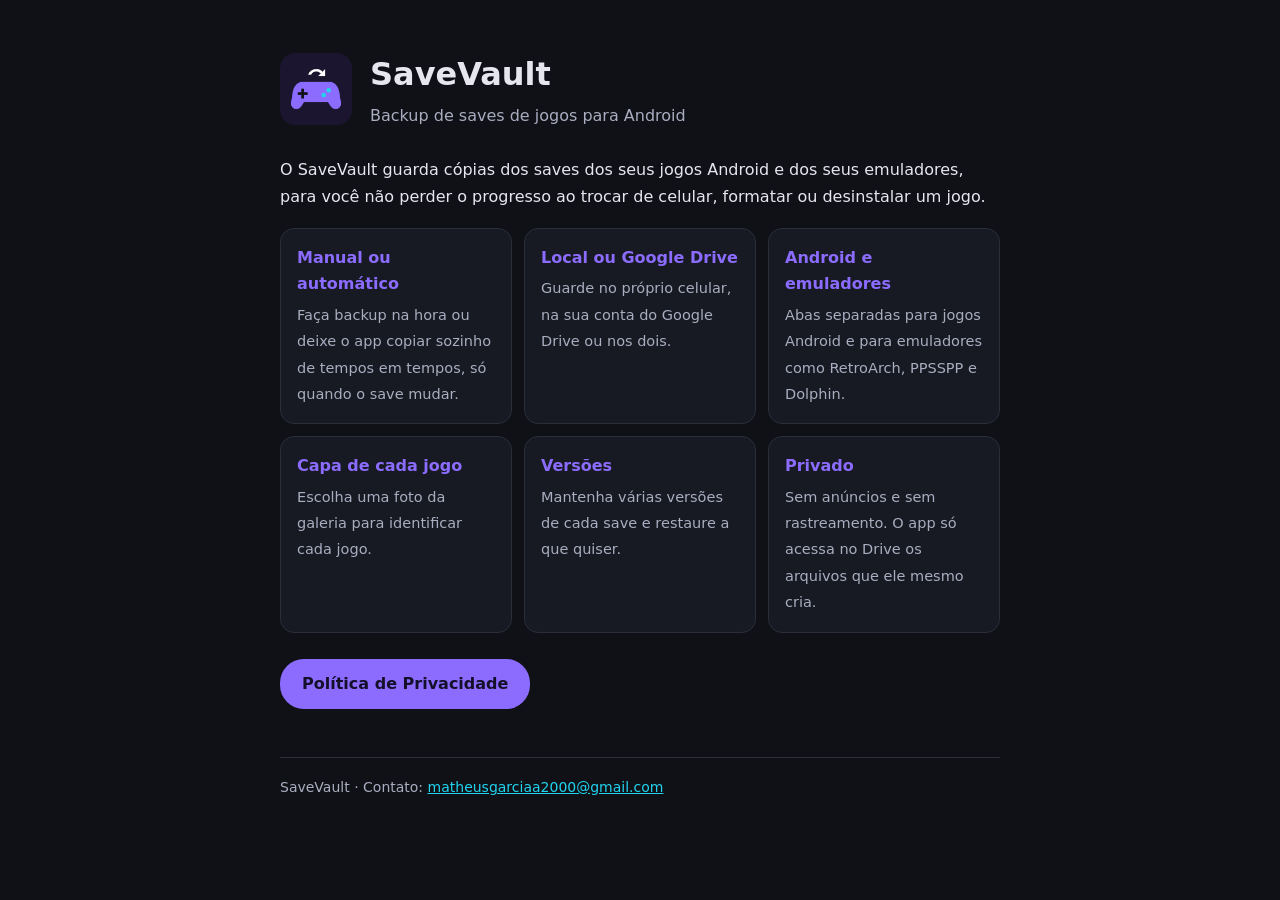
<file: docs/index.html>
<!doctype html>
<html lang="pt-BR">
<head>
<meta charset="utf-8">
<meta name="viewport" content="width=device-width, initial-scale=1">
<title>SaveVault</title>
<meta name="description" content="SaveVault: backup manual e automático de saves de jogos Android e emuladores, no celular ou no Google Drive.">
<link rel="icon" href="icone.png">
<link rel="stylesheet" href="estilo.css">
</head>
<body>
<div class="wrap">
  <header>
    <img src="icone.png" alt="Ícone do SaveVault">
    <div>
      <h1>SaveVault</h1>
      <p>Backup de saves de jogos para Android</p>
    </div>
  </header>

  <p>O SaveVault guarda cópias dos saves dos seus jogos Android e dos seus emuladores, para você não perder o progresso ao trocar de celular, formatar ou desinstalar um jogo.</p>

  <div class="cards">
    <div class="card"><b>Manual ou automático</b><span>Faça backup na hora ou deixe o app copiar sozinho de tempos em tempos, só quando o save mudar.</span></div>
    <div class="card"><b>Local ou Google Drive</b><span>Guarde no próprio celular, na sua conta do Google Drive ou nos dois.</span></div>
    <div class="card"><b>Android e emuladores</b><span>Abas separadas para jogos Android e para emuladores como RetroArch, PPSSPP e Dolphin.</span></div>
    <div class="card"><b>Capa de cada jogo</b><span>Escolha uma foto da galeria para identificar cada jogo.</span></div>
    <div class="card"><b>Versões</b><span>Mantenha várias versões de cada save e restaure a que quiser.</span></div>
    <div class="card"><b>Privado</b><span>Sem anúncios e sem rastreamento. O app só acessa no Drive os arquivos que ele mesmo cria.</span></div>
  </div>

  <a class="btn" href="privacidade.html">Política de Privacidade</a>

  <footer>
    SaveVault · Contato: <a href="mailto:matheusgarciaa2000@gmail.com">matheusgarciaa2000@gmail.com</a>
  </footer>
</div>
</body>
</html>
</file>
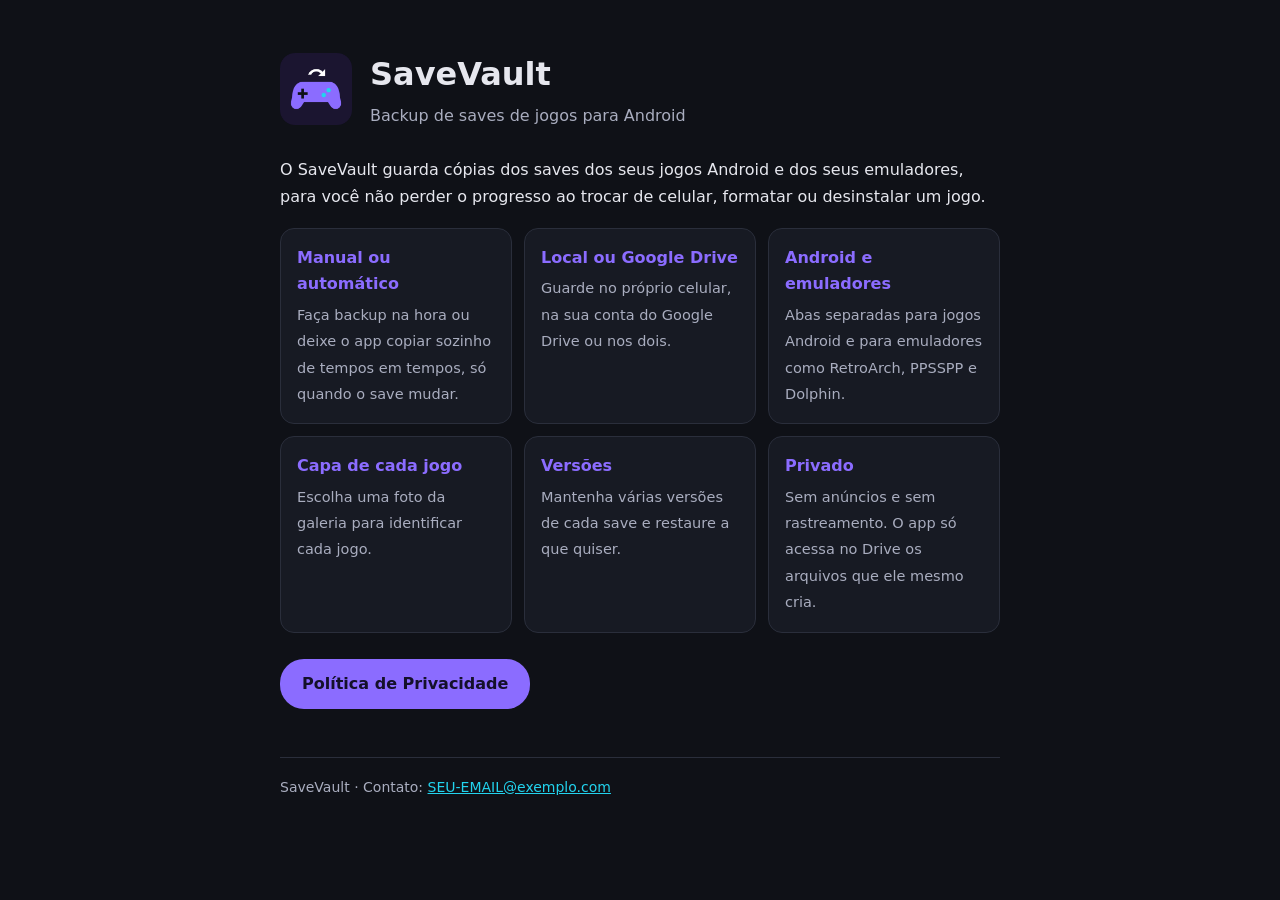
<file: SaveVault/docs/index.html>
<!doctype html>
<html lang="pt-BR">
<head>
<meta charset="utf-8">
<meta name="viewport" content="width=device-width, initial-scale=1">
<title>SaveVault</title>
<meta name="description" content="SaveVault: backup manual e automático de saves de jogos Android e emuladores, no celular ou no Google Drive.">
<link rel="icon" href="icone.png">
<link rel="stylesheet" href="estilo.css">
</head>
<body>
<div class="wrap">
  <header>
    <img src="icone.png" alt="Ícone do SaveVault">
    <div>
      <h1>SaveVault</h1>
      <p>Backup de saves de jogos para Android</p>
    </div>
  </header>

  <p>O SaveVault guarda cópias dos saves dos seus jogos Android e dos seus emuladores, para você não perder o progresso ao trocar de celular, formatar ou desinstalar um jogo.</p>

  <div class="cards">
    <div class="card"><b>Manual ou automático</b><span>Faça backup na hora ou deixe o app copiar sozinho de tempos em tempos, só quando o save mudar.</span></div>
    <div class="card"><b>Local ou Google Drive</b><span>Guarde no próprio celular, na sua conta do Google Drive ou nos dois.</span></div>
    <div class="card"><b>Android e emuladores</b><span>Abas separadas para jogos Android e para emuladores como RetroArch, PPSSPP e Dolphin.</span></div>
    <div class="card"><b>Capa de cada jogo</b><span>Escolha uma foto da galeria para identificar cada jogo.</span></div>
    <div class="card"><b>Versões</b><span>Mantenha várias versões de cada save e restaure a que quiser.</span></div>
    <div class="card"><b>Privado</b><span>Sem anúncios e sem rastreamento. O app só acessa no Drive os arquivos que ele mesmo cria.</span></div>
  </div>

  <a class="btn" href="privacidade.html">Política de Privacidade</a>

  <footer>
    SaveVault · Contato: <a href="mailto:SEU-EMAIL@exemplo.com">SEU-EMAIL@exemplo.com</a>
  </footer>
</div>
</body>
</html>
</file>
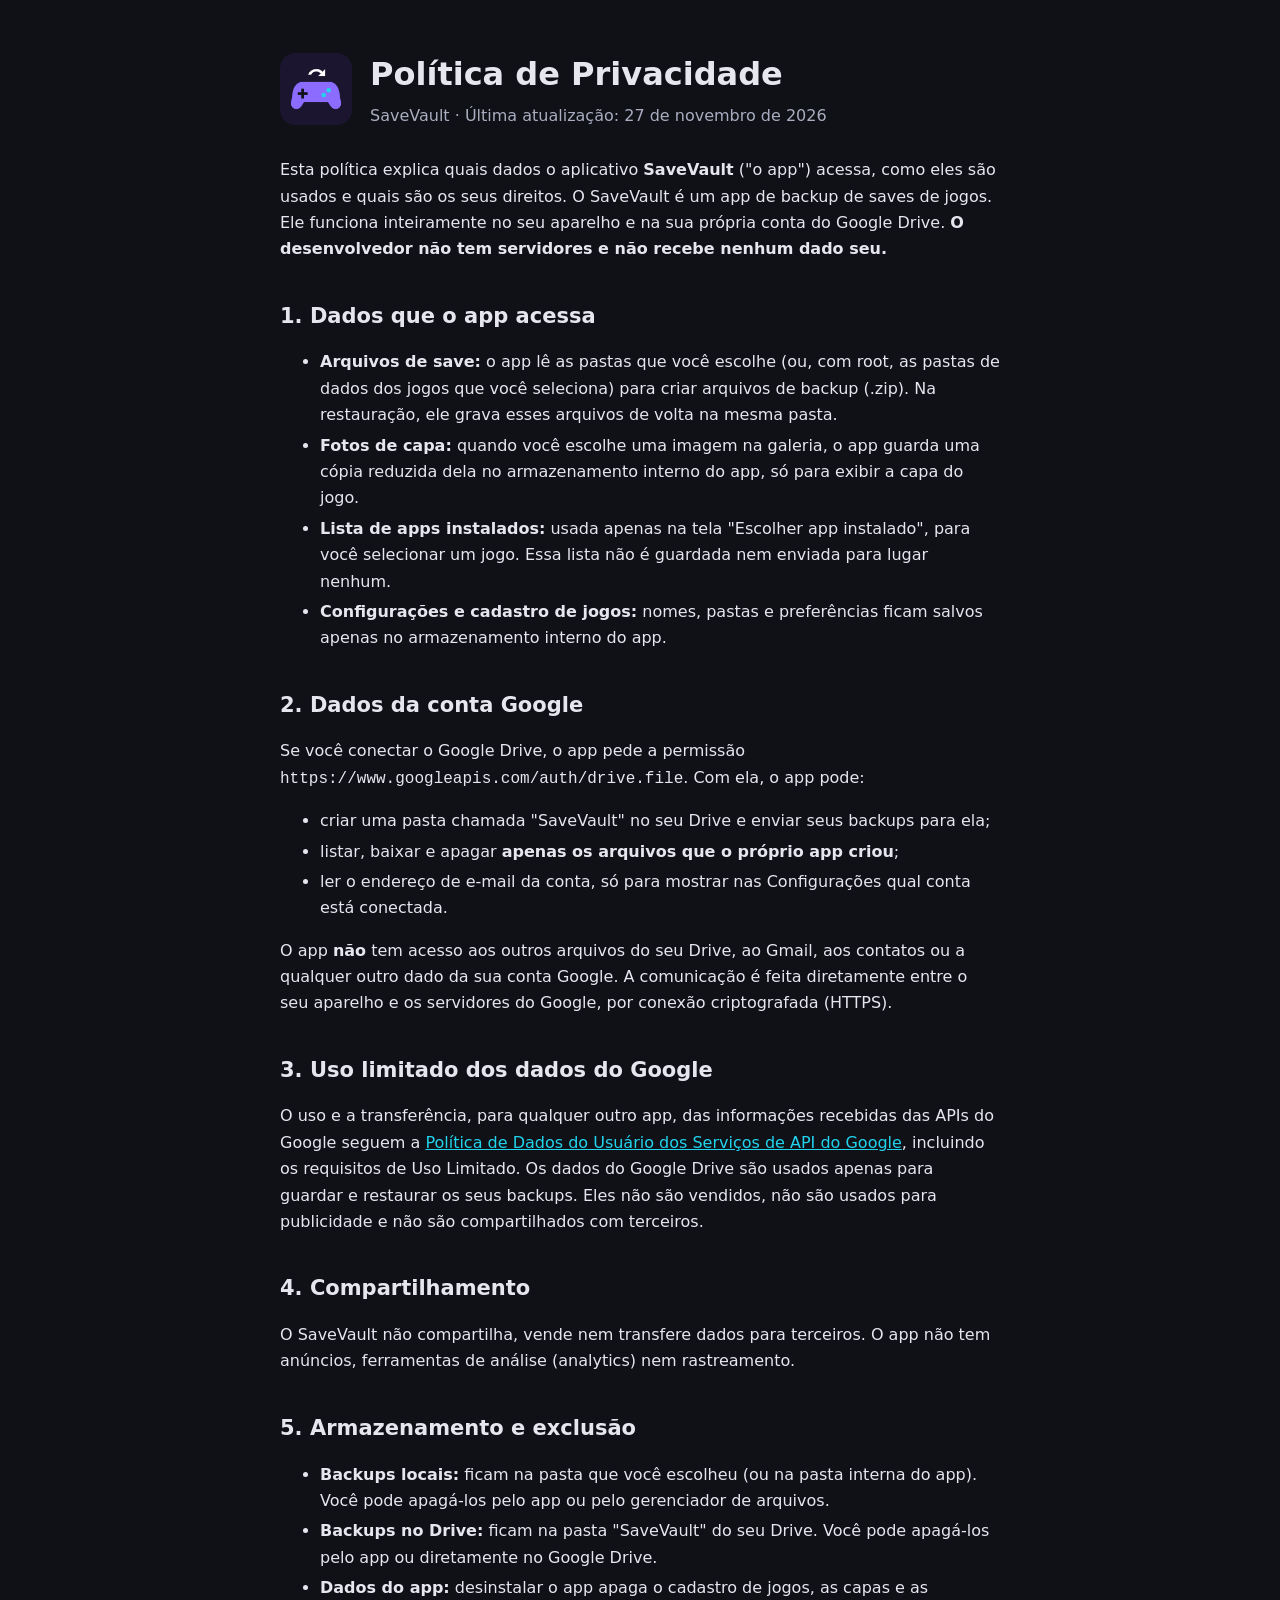
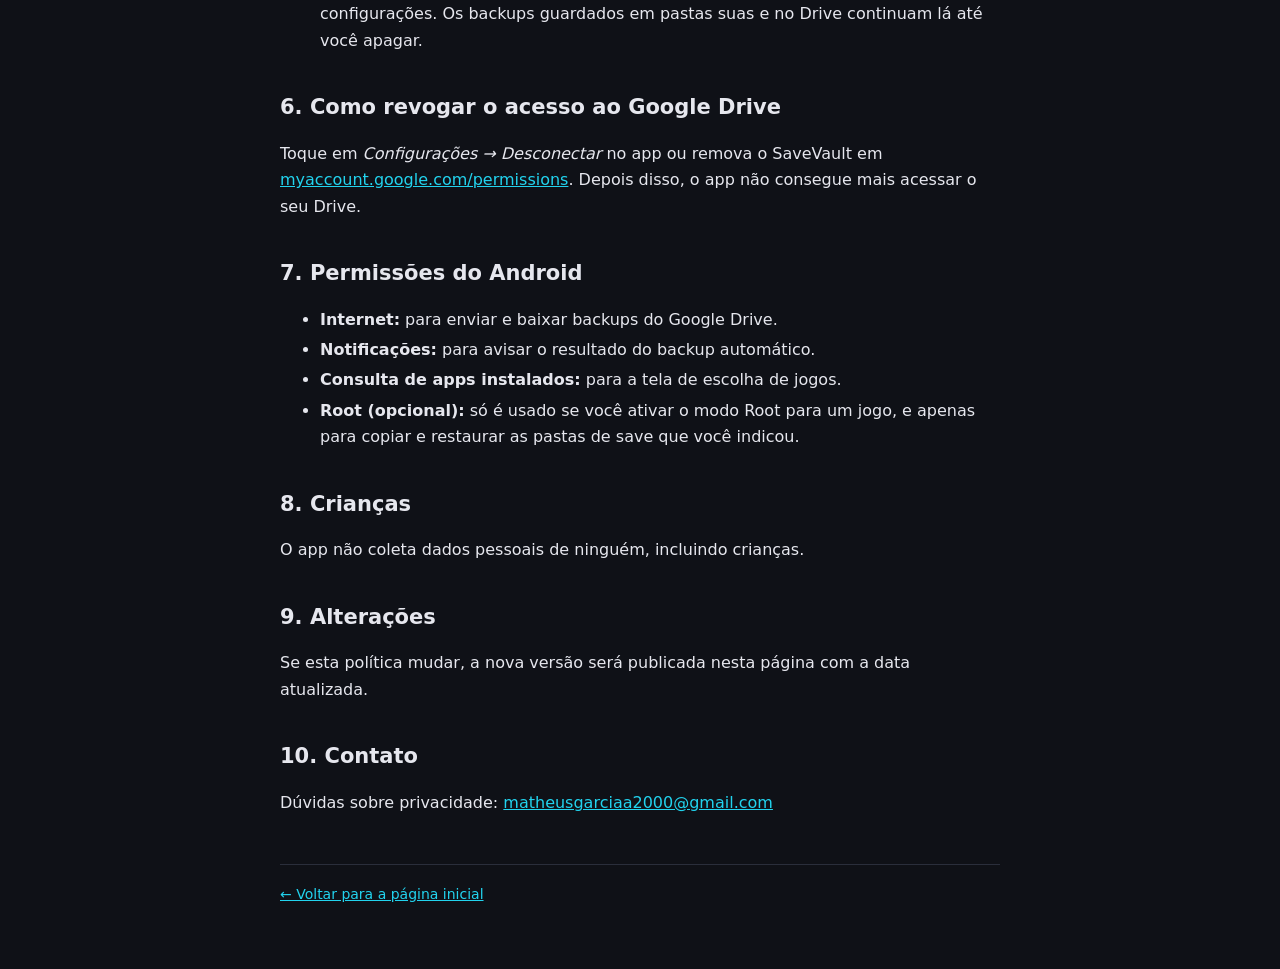
<file: docs/privacidade.html>
<!doctype html>
<html lang="pt-BR">
<head>
<meta charset="utf-8">
<meta name="viewport" content="width=device-width, initial-scale=1">
<title>Privacidade do SaveVault</title>
<meta name="description" content="Política de Privacidade do aplicativo SaveVault.">
<link rel="icon" href="icone.png">
<link rel="stylesheet" href="estilo.css">
</head>
<body>
<div class="wrap">
  <header>
    <img src="icone.png" alt="Ícone do SaveVault">
    <div>
      <h1>Política de Privacidade</h1>
      <p>SaveVault · Última atualização: 27 de novembro de 2026</p>
    </div>
  </header>

  <p>Esta política explica quais dados o aplicativo <strong>SaveVault</strong> ("o app") acessa, como eles são usados e quais são os seus direitos. O SaveVault é um app de backup de saves de jogos. Ele funciona inteiramente no seu aparelho e na sua própria conta do Google Drive. <strong>O desenvolvedor não tem servidores e não recebe nenhum dado seu.</strong></p>

  <h2>1. Dados que o app acessa</h2>
  <ul>
    <li><strong>Arquivos de save:</strong> o app lê as pastas que você escolhe (ou, com root, as pastas de dados dos jogos que você seleciona) para criar arquivos de backup (.zip). Na restauração, ele grava esses arquivos de volta na mesma pasta.</li>
    <li><strong>Fotos de capa:</strong> quando você escolhe uma imagem na galeria, o app guarda uma cópia reduzida dela no armazenamento interno do app, só para exibir a capa do jogo.</li>
    <li><strong>Lista de apps instalados:</strong> usada apenas na tela "Escolher app instalado", para você selecionar um jogo. Essa lista não é guardada nem enviada para lugar nenhum.</li>
    <li><strong>Configurações e cadastro de jogos:</strong> nomes, pastas e preferências ficam salvos apenas no armazenamento interno do app.</li>
  </ul>

  <h2>2. Dados da conta Google</h2>
  <p>Se você conectar o Google Drive, o app pede a permissão <code>https://www.googleapis.com/auth/drive.file</code>. Com ela, o app pode:</p>
  <ul>
    <li>criar uma pasta chamada "SaveVault" no seu Drive e enviar seus backups para ela;</li>
    <li>listar, baixar e apagar <strong>apenas os arquivos que o próprio app criou</strong>;</li>
    <li>ler o endereço de e-mail da conta, só para mostrar nas Configurações qual conta está conectada.</li>
  </ul>
  <p>O app <strong>não</strong> tem acesso aos outros arquivos do seu Drive, ao Gmail, aos contatos ou a qualquer outro dado da sua conta Google. A comunicação é feita diretamente entre o seu aparelho e os servidores do Google, por conexão criptografada (HTTPS).</p>

  <h2>3. Uso limitado dos dados do Google</h2>
  <p>O uso e a transferência, para qualquer outro app, das informações recebidas das APIs do Google seguem a <a href="https://developers.google.com/terms/api-services-user-data-policy">Política de Dados do Usuário dos Serviços de API do Google</a>, incluindo os requisitos de Uso Limitado. Os dados do Google Drive são usados apenas para guardar e restaurar os seus backups. Eles não são vendidos, não são usados para publicidade e não são compartilhados com terceiros.</p>

  <h2>4. Compartilhamento</h2>
  <p>O SaveVault não compartilha, vende nem transfere dados para terceiros. O app não tem anúncios, ferramentas de análise (analytics) nem rastreamento.</p>

  <h2>5. Armazenamento e exclusão</h2>
  <ul>
    <li><strong>Backups locais:</strong> ficam na pasta que você escolheu (ou na pasta interna do app). Você pode apagá-los pelo app ou pelo gerenciador de arquivos.</li>
    <li><strong>Backups no Drive:</strong> ficam na pasta "SaveVault" do seu Drive. Você pode apagá-los pelo app ou diretamente no Google Drive.</li>
    <li><strong>Dados do app:</strong> desinstalar o app apaga o cadastro de jogos, as capas e as configurações. Os backups guardados em pastas suas e no Drive continuam lá até você apagar.</li>
  </ul>

  <h2>6. Como revogar o acesso ao Google Drive</h2>
  <p>Toque em <em>Configurações → Desconectar</em> no app ou remova o SaveVault em <a href="https://myaccount.google.com/permissions">myaccount.google.com/permissions</a>. Depois disso, o app não consegue mais acessar o seu Drive.</p>

  <h2>7. Permissões do Android</h2>
  <ul>
    <li><strong>Internet:</strong> para enviar e baixar backups do Google Drive.</li>
    <li><strong>Notificações:</strong> para avisar o resultado do backup automático.</li>
    <li><strong>Consulta de apps instalados:</strong> para a tela de escolha de jogos.</li>
    <li><strong>Root (opcional):</strong> só é usado se você ativar o modo Root para um jogo, e apenas para copiar e restaurar as pastas de save que você indicou.</li>
  </ul>

  <h2>8. Crianças</h2>
  <p>O app não coleta dados pessoais de ninguém, incluindo crianças.</p>

  <h2>9. Alterações</h2>
  <p>Se esta política mudar, a nova versão será publicada nesta página com a data atualizada.</p>

  <h2>10. Contato</h2>
  <p>Dúvidas sobre privacidade: <a href="mailto:matheusgarciaa2000@gmail.com">matheusgarciaa2000@gmail.com</a></p>

  <footer><a href="index.html">← Voltar para a página inicial</a></footer>
</div>
</body>
</html>
</file>
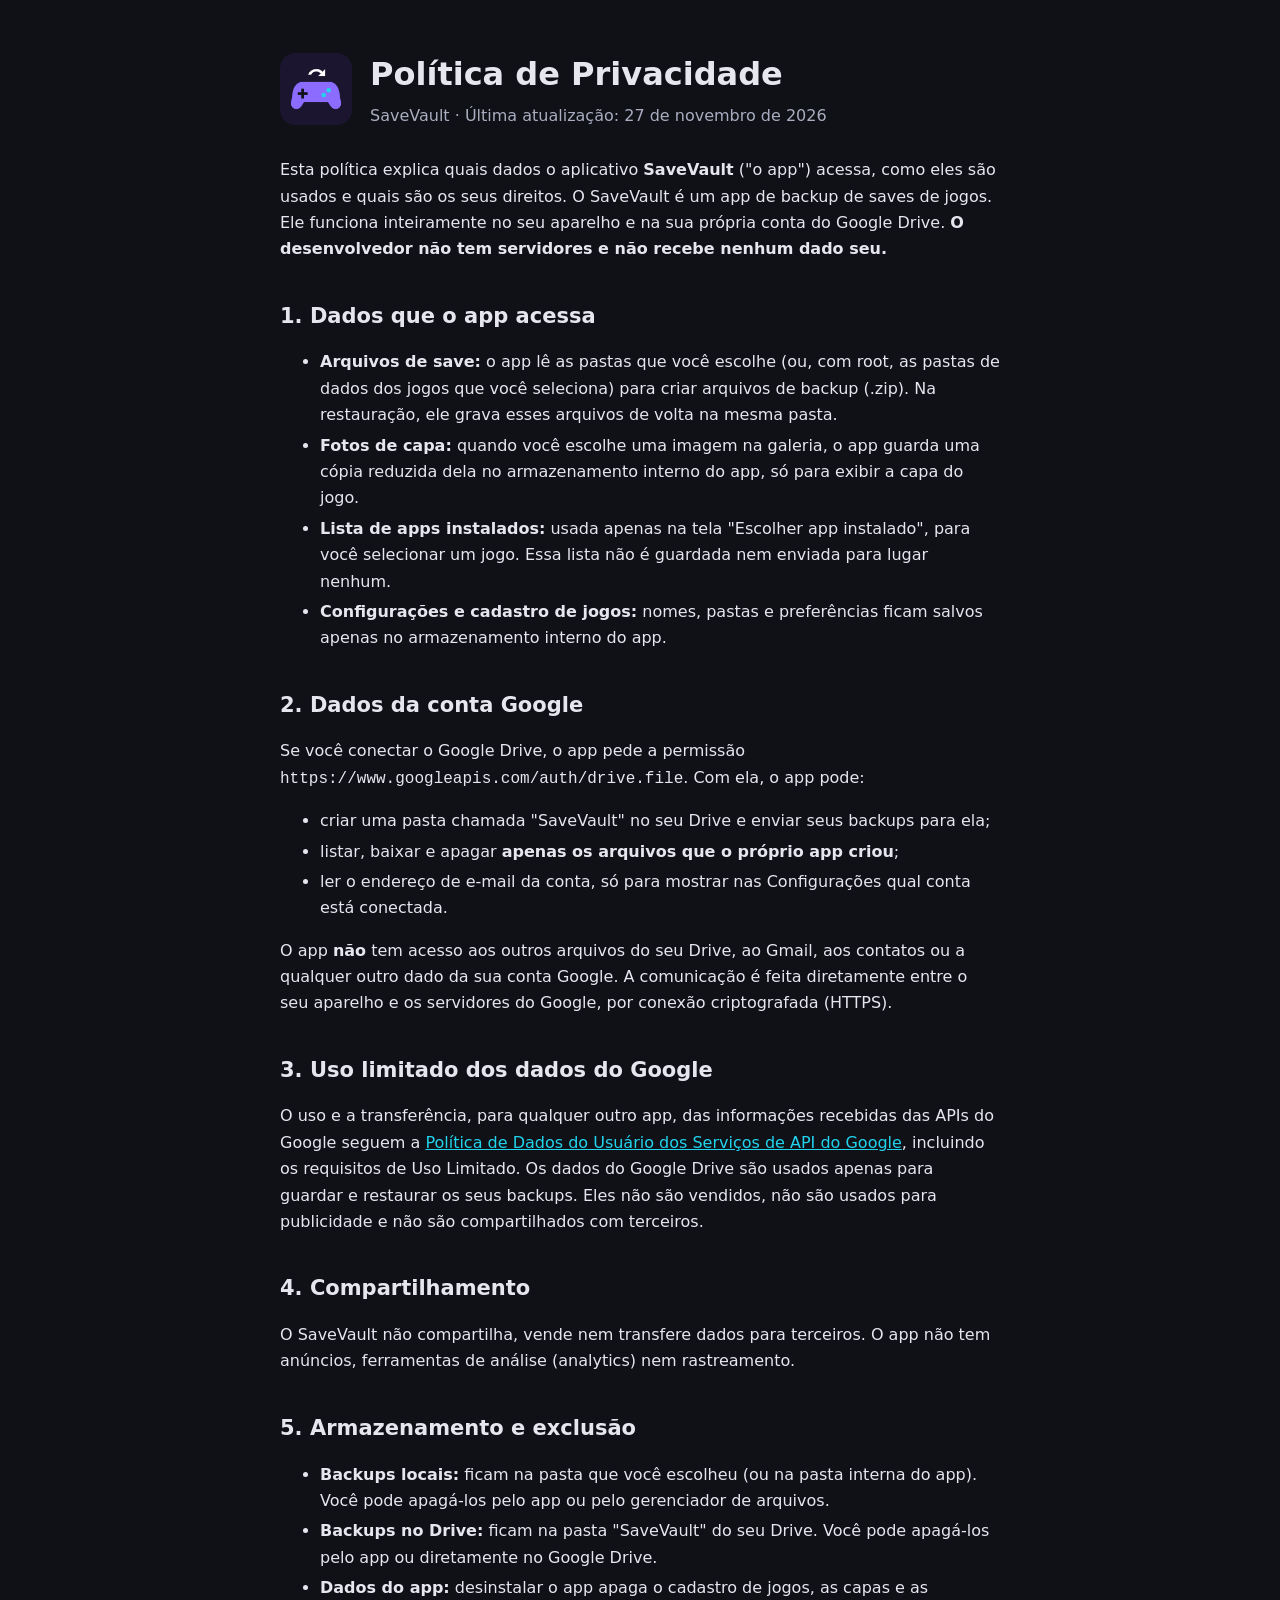
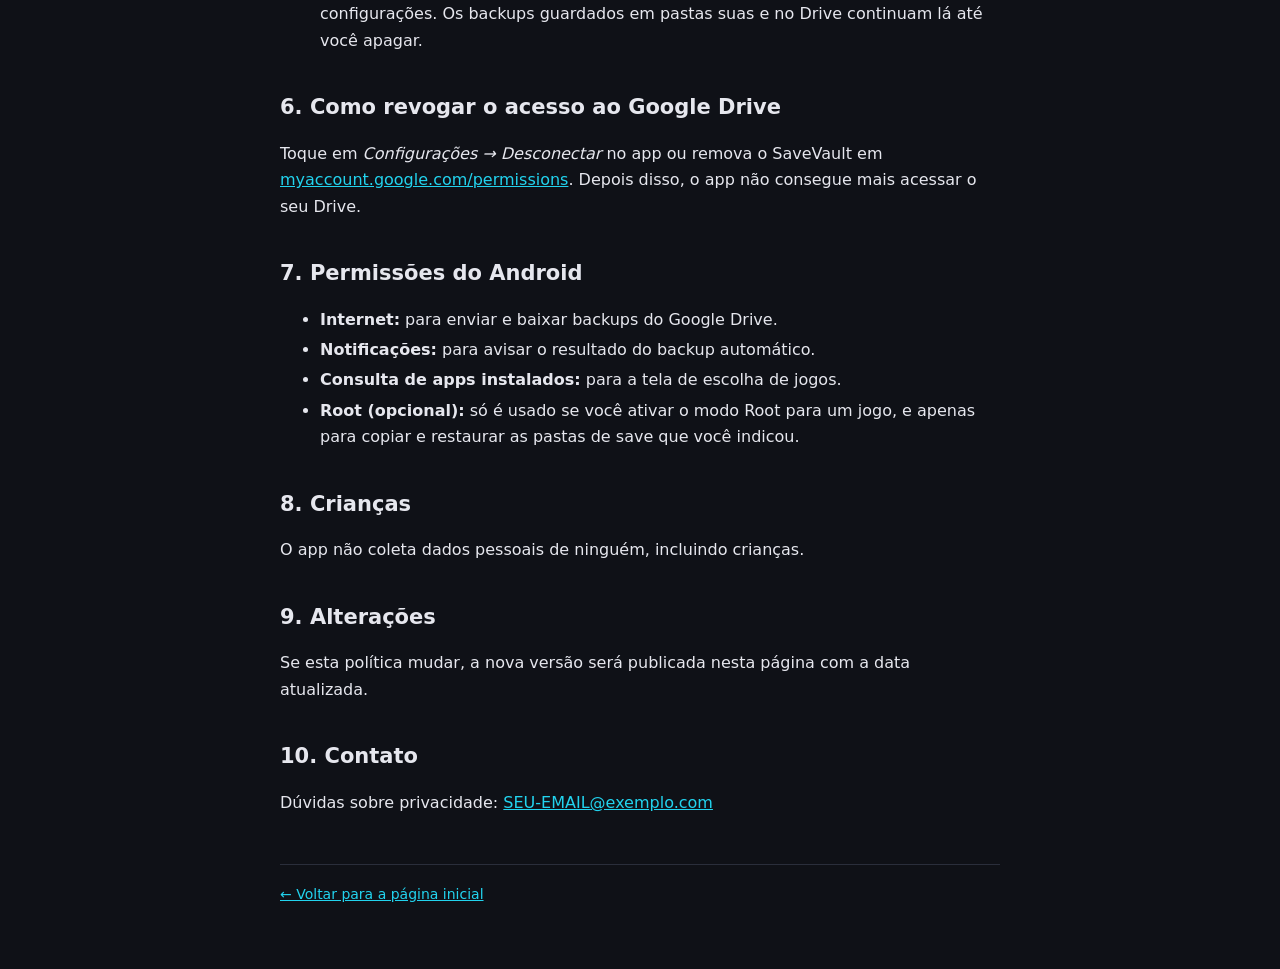
<file: SaveVault/docs/privacidade.html>
<!doctype html>
<html lang="pt-BR">
<head>
<meta charset="utf-8">
<meta name="viewport" content="width=device-width, initial-scale=1">
<title>Privacidade do SaveVault</title>
<meta name="description" content="Política de Privacidade do aplicativo SaveVault.">
<link rel="icon" href="icone.png">
<link rel="stylesheet" href="estilo.css">
</head>
<body>
<div class="wrap">
  <header>
    <img src="icone.png" alt="Ícone do SaveVault">
    <div>
      <h1>Política de Privacidade</h1>
      <p>SaveVault · Última atualização: 27 de novembro de 2026</p>
    </div>
  </header>

  <p>Esta política explica quais dados o aplicativo <strong>SaveVault</strong> ("o app") acessa, como eles são usados e quais são os seus direitos. O SaveVault é um app de backup de saves de jogos. Ele funciona inteiramente no seu aparelho e na sua própria conta do Google Drive. <strong>O desenvolvedor não tem servidores e não recebe nenhum dado seu.</strong></p>

  <h2>1. Dados que o app acessa</h2>
  <ul>
    <li><strong>Arquivos de save:</strong> o app lê as pastas que você escolhe (ou, com root, as pastas de dados dos jogos que você seleciona) para criar arquivos de backup (.zip). Na restauração, ele grava esses arquivos de volta na mesma pasta.</li>
    <li><strong>Fotos de capa:</strong> quando você escolhe uma imagem na galeria, o app guarda uma cópia reduzida dela no armazenamento interno do app, só para exibir a capa do jogo.</li>
    <li><strong>Lista de apps instalados:</strong> usada apenas na tela "Escolher app instalado", para você selecionar um jogo. Essa lista não é guardada nem enviada para lugar nenhum.</li>
    <li><strong>Configurações e cadastro de jogos:</strong> nomes, pastas e preferências ficam salvos apenas no armazenamento interno do app.</li>
  </ul>

  <h2>2. Dados da conta Google</h2>
  <p>Se você conectar o Google Drive, o app pede a permissão <code>https://www.googleapis.com/auth/drive.file</code>. Com ela, o app pode:</p>
  <ul>
    <li>criar uma pasta chamada "SaveVault" no seu Drive e enviar seus backups para ela;</li>
    <li>listar, baixar e apagar <strong>apenas os arquivos que o próprio app criou</strong>;</li>
    <li>ler o endereço de e-mail da conta, só para mostrar nas Configurações qual conta está conectada.</li>
  </ul>
  <p>O app <strong>não</strong> tem acesso aos outros arquivos do seu Drive, ao Gmail, aos contatos ou a qualquer outro dado da sua conta Google. A comunicação é feita diretamente entre o seu aparelho e os servidores do Google, por conexão criptografada (HTTPS).</p>

  <h2>3. Uso limitado dos dados do Google</h2>
  <p>O uso e a transferência, para qualquer outro app, das informações recebidas das APIs do Google seguem a <a href="https://developers.google.com/terms/api-services-user-data-policy">Política de Dados do Usuário dos Serviços de API do Google</a>, incluindo os requisitos de Uso Limitado. Os dados do Google Drive são usados apenas para guardar e restaurar os seus backups. Eles não são vendidos, não são usados para publicidade e não são compartilhados com terceiros.</p>

  <h2>4. Compartilhamento</h2>
  <p>O SaveVault não compartilha, vende nem transfere dados para terceiros. O app não tem anúncios, ferramentas de análise (analytics) nem rastreamento.</p>

  <h2>5. Armazenamento e exclusão</h2>
  <ul>
    <li><strong>Backups locais:</strong> ficam na pasta que você escolheu (ou na pasta interna do app). Você pode apagá-los pelo app ou pelo gerenciador de arquivos.</li>
    <li><strong>Backups no Drive:</strong> ficam na pasta "SaveVault" do seu Drive. Você pode apagá-los pelo app ou diretamente no Google Drive.</li>
    <li><strong>Dados do app:</strong> desinstalar o app apaga o cadastro de jogos, as capas e as configurações. Os backups guardados em pastas suas e no Drive continuam lá até você apagar.</li>
  </ul>

  <h2>6. Como revogar o acesso ao Google Drive</h2>
  <p>Toque em <em>Configurações → Desconectar</em> no app ou remova o SaveVault em <a href="https://myaccount.google.com/permissions">myaccount.google.com/permissions</a>. Depois disso, o app não consegue mais acessar o seu Drive.</p>

  <h2>7. Permissões do Android</h2>
  <ul>
    <li><strong>Internet:</strong> para enviar e baixar backups do Google Drive.</li>
    <li><strong>Notificações:</strong> para avisar o resultado do backup automático.</li>
    <li><strong>Consulta de apps instalados:</strong> para a tela de escolha de jogos.</li>
    <li><strong>Root (opcional):</strong> só é usado se você ativar o modo Root para um jogo, e apenas para copiar e restaurar as pastas de save que você indicou.</li>
  </ul>

  <h2>8. Crianças</h2>
  <p>O app não coleta dados pessoais de ninguém, incluindo crianças.</p>

  <h2>9. Alterações</h2>
  <p>Se esta política mudar, a nova versão será publicada nesta página com a data atualizada.</p>

  <h2>10. Contato</h2>
  <p>Dúvidas sobre privacidade: <a href="mailto:SEU-EMAIL@exemplo.com">SEU-EMAIL@exemplo.com</a></p>

  <footer><a href="index.html">← Voltar para a página inicial</a></footer>
</div>
</body>
</html>
</file>
<file: docs/estilo.css>
:root{--bg:#0F1117;--card:#171A23;--txt:#E6E7EE;--sub:#A9ADBF;--p:#8B6CFF;--s:#22D3EE;--line:#2A2E3B}
*{box-sizing:border-box}
body{margin:0;background:var(--bg);color:var(--txt);font:16px/1.65 system-ui,-apple-system,"Segoe UI",Roboto,sans-serif}
a{color:var(--s)}
.wrap{max-width:760px;margin:0 auto;padding:48px 20px 64px}
header{display:flex;align-items:center;gap:18px;margin-bottom:28px}
header img{width:72px;height:72px}
header h1{margin:0;font-size:32px}
header p{margin:2px 0 0;color:var(--sub)}
h2{font-size:21px;margin:36px 0 10px}
.cards{display:grid;grid-template-columns:repeat(auto-fit,minmax(210px,1fr));gap:12px;margin:18px 0}
.card{background:var(--card);border:1px solid var(--line);border-radius:14px;padding:16px}
.card b{display:block;color:var(--p);margin-bottom:4px}
.card span{color:var(--sub);font-size:14.5px}
.btn{display:inline-block;background:var(--p);color:#14102A;text-decoration:none;font-weight:600;padding:12px 22px;border-radius:24px;margin:8px 8px 0 0}
.btn.alt{background:transparent;color:var(--p);border:1px solid var(--p)}
footer{margin-top:48px;padding-top:18px;border-top:1px solid var(--line);color:var(--sub);font-size:14px}
li{margin:4px 0}
.muted{color:var(--sub)}
</file>
<file: SaveVault/docs/estilo.css>
:root{--bg:#0F1117;--card:#171A23;--txt:#E6E7EE;--sub:#A9ADBF;--p:#8B6CFF;--s:#22D3EE;--line:#2A2E3B}
*{box-sizing:border-box}
body{margin:0;background:var(--bg);color:var(--txt);font:16px/1.65 system-ui,-apple-system,"Segoe UI",Roboto,sans-serif}
a{color:var(--s)}
.wrap{max-width:760px;margin:0 auto;padding:48px 20px 64px}
header{display:flex;align-items:center;gap:18px;margin-bottom:28px}
header img{width:72px;height:72px}
header h1{margin:0;font-size:32px}
header p{margin:2px 0 0;color:var(--sub)}
h2{font-size:21px;margin:36px 0 10px}
.cards{display:grid;grid-template-columns:repeat(auto-fit,minmax(210px,1fr));gap:12px;margin:18px 0}
.card{background:var(--card);border:1px solid var(--line);border-radius:14px;padding:16px}
.card b{display:block;color:var(--p);margin-bottom:4px}
.card span{color:var(--sub);font-size:14.5px}
.btn{display:inline-block;background:var(--p);color:#14102A;text-decoration:none;font-weight:600;padding:12px 22px;border-radius:24px;margin:8px 8px 0 0}
.btn.alt{background:transparent;color:var(--p);border:1px solid var(--p)}
footer{margin-top:48px;padding-top:18px;border-top:1px solid var(--line);color:var(--sub);font-size:14px}
li{margin:4px 0}
.muted{color:var(--sub)}
</file>
